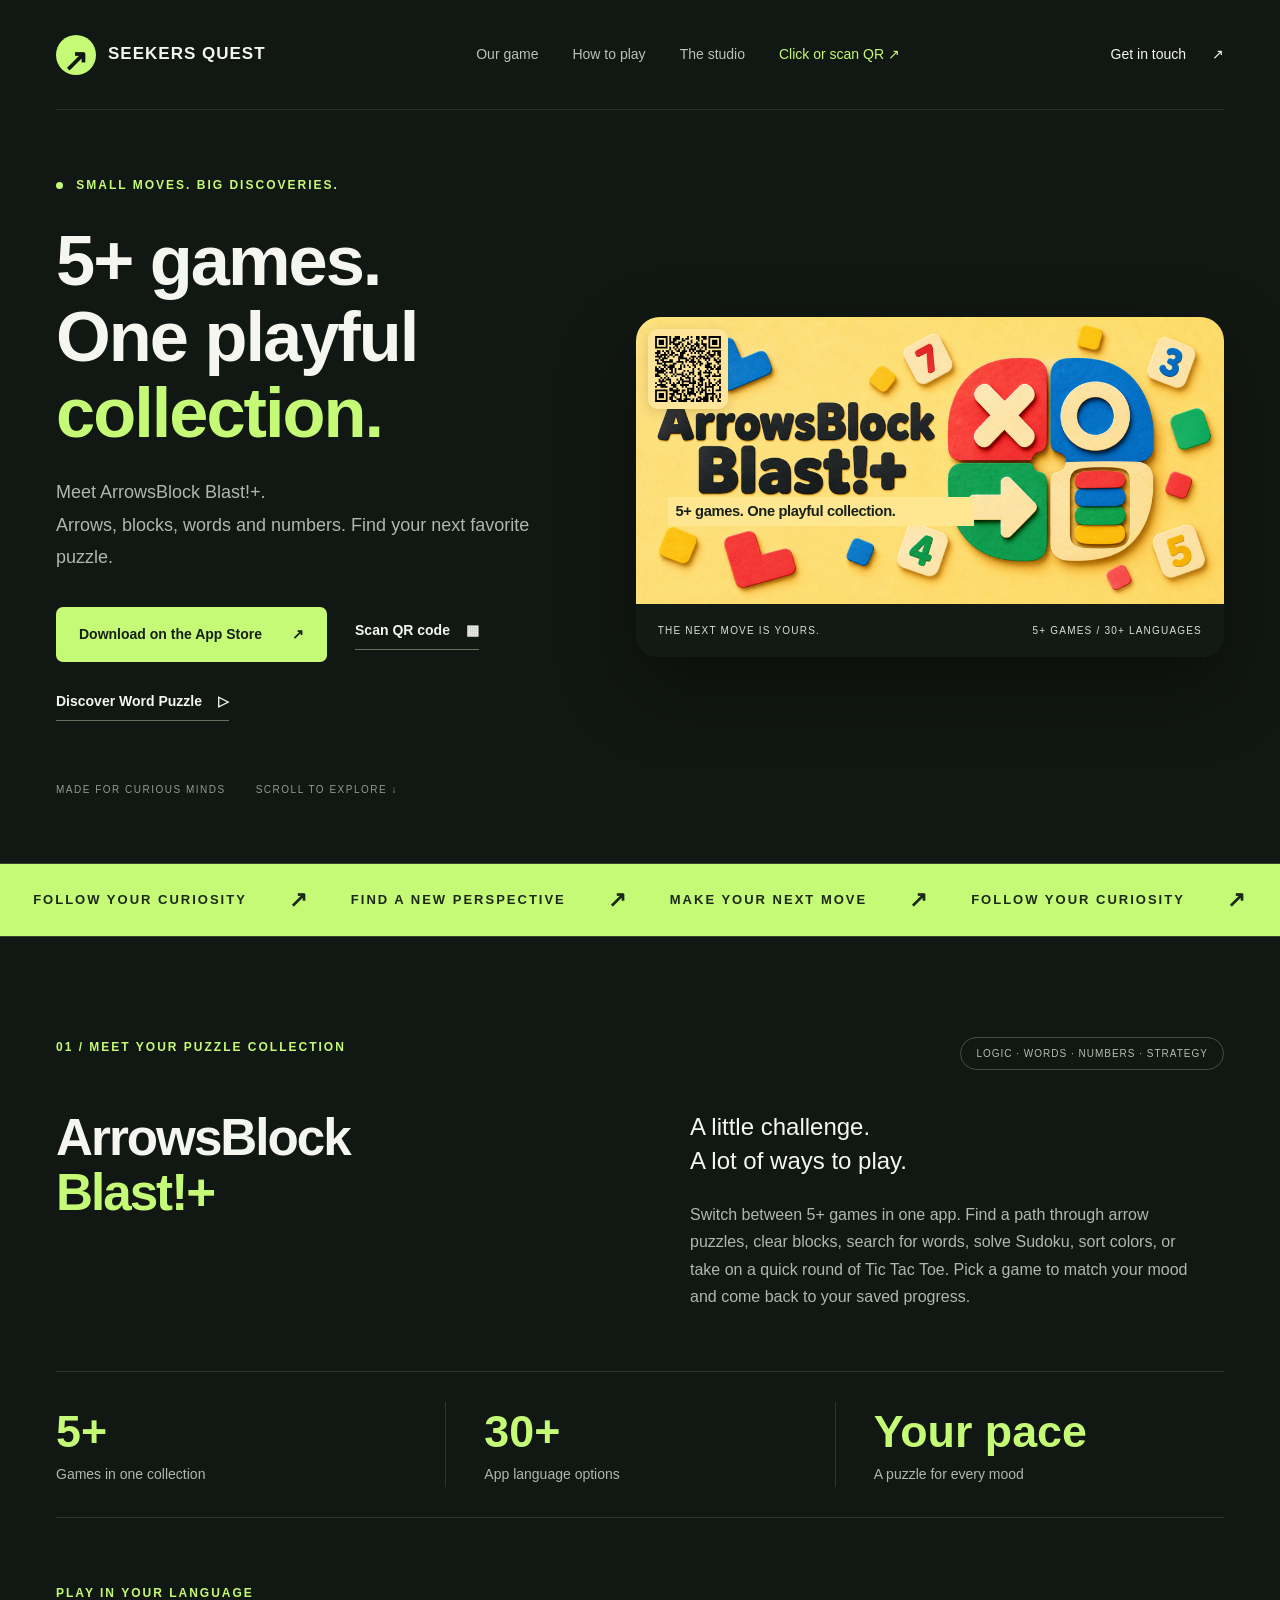
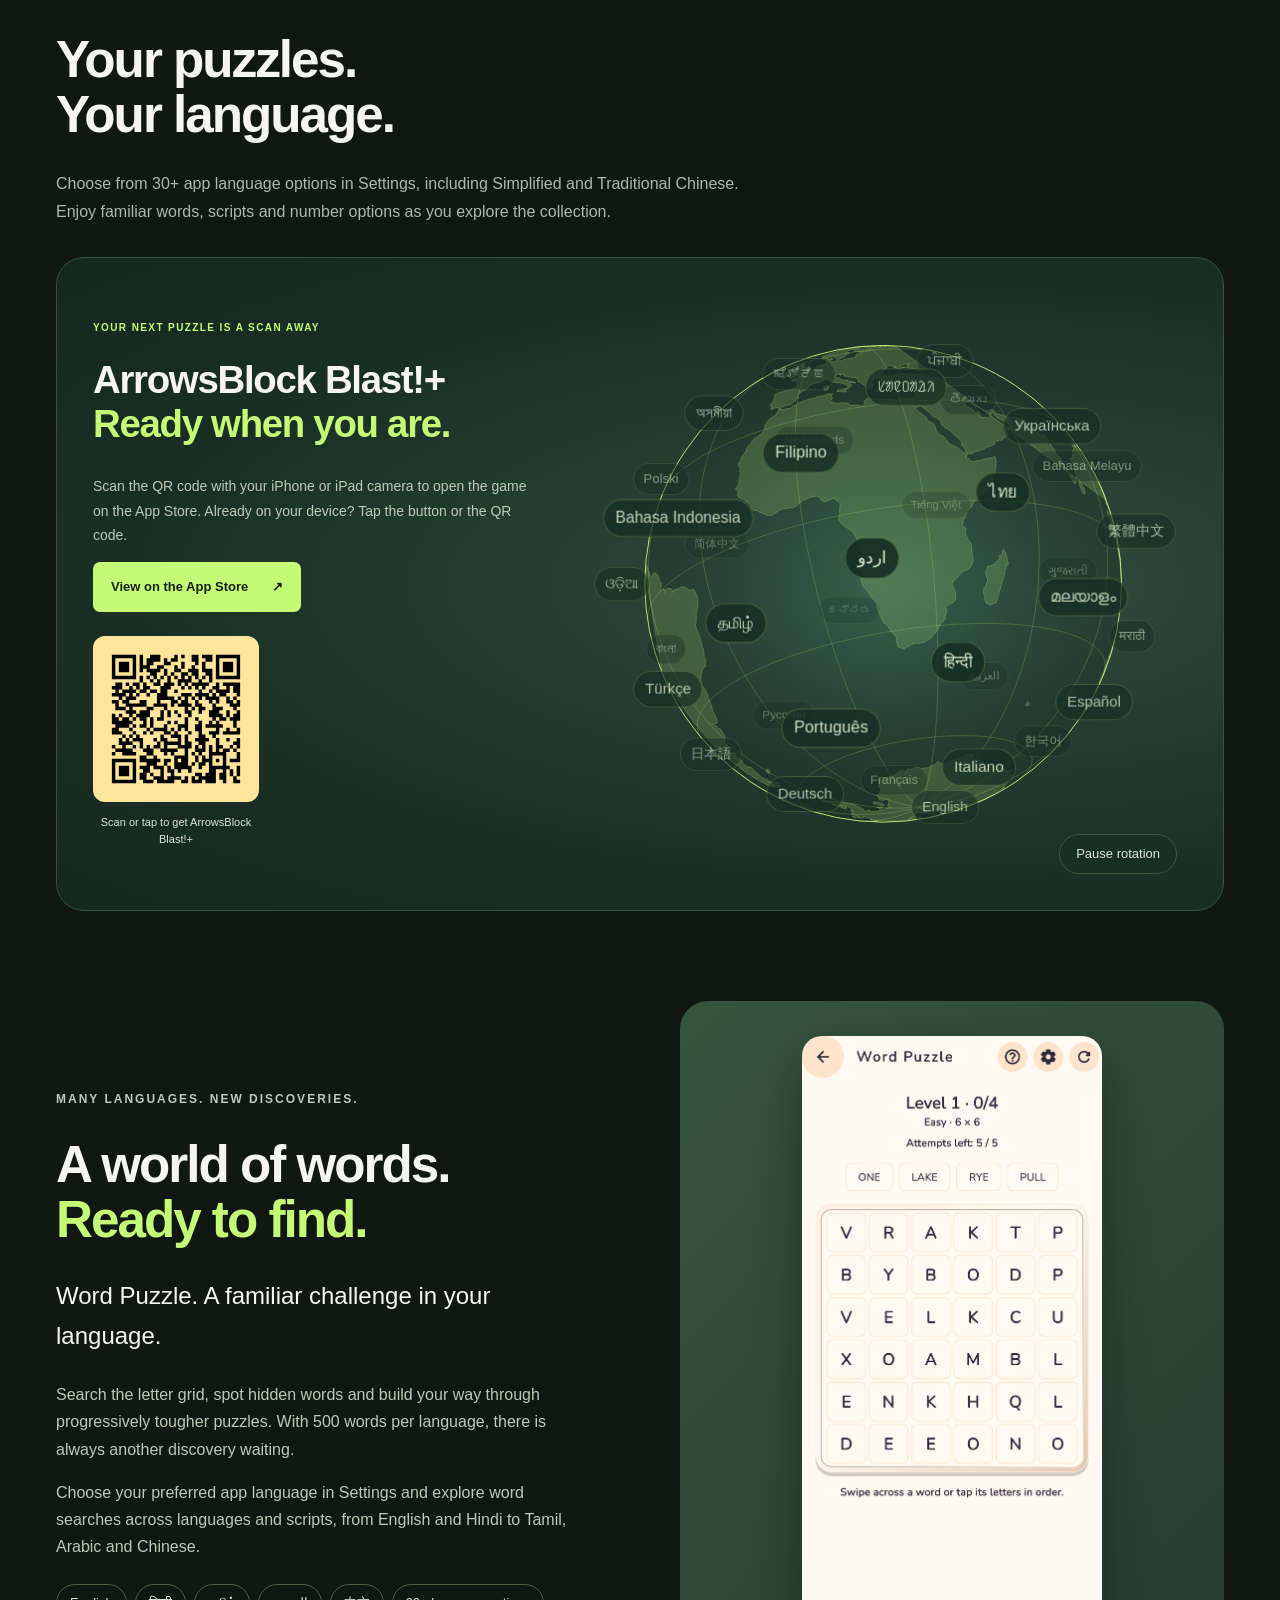
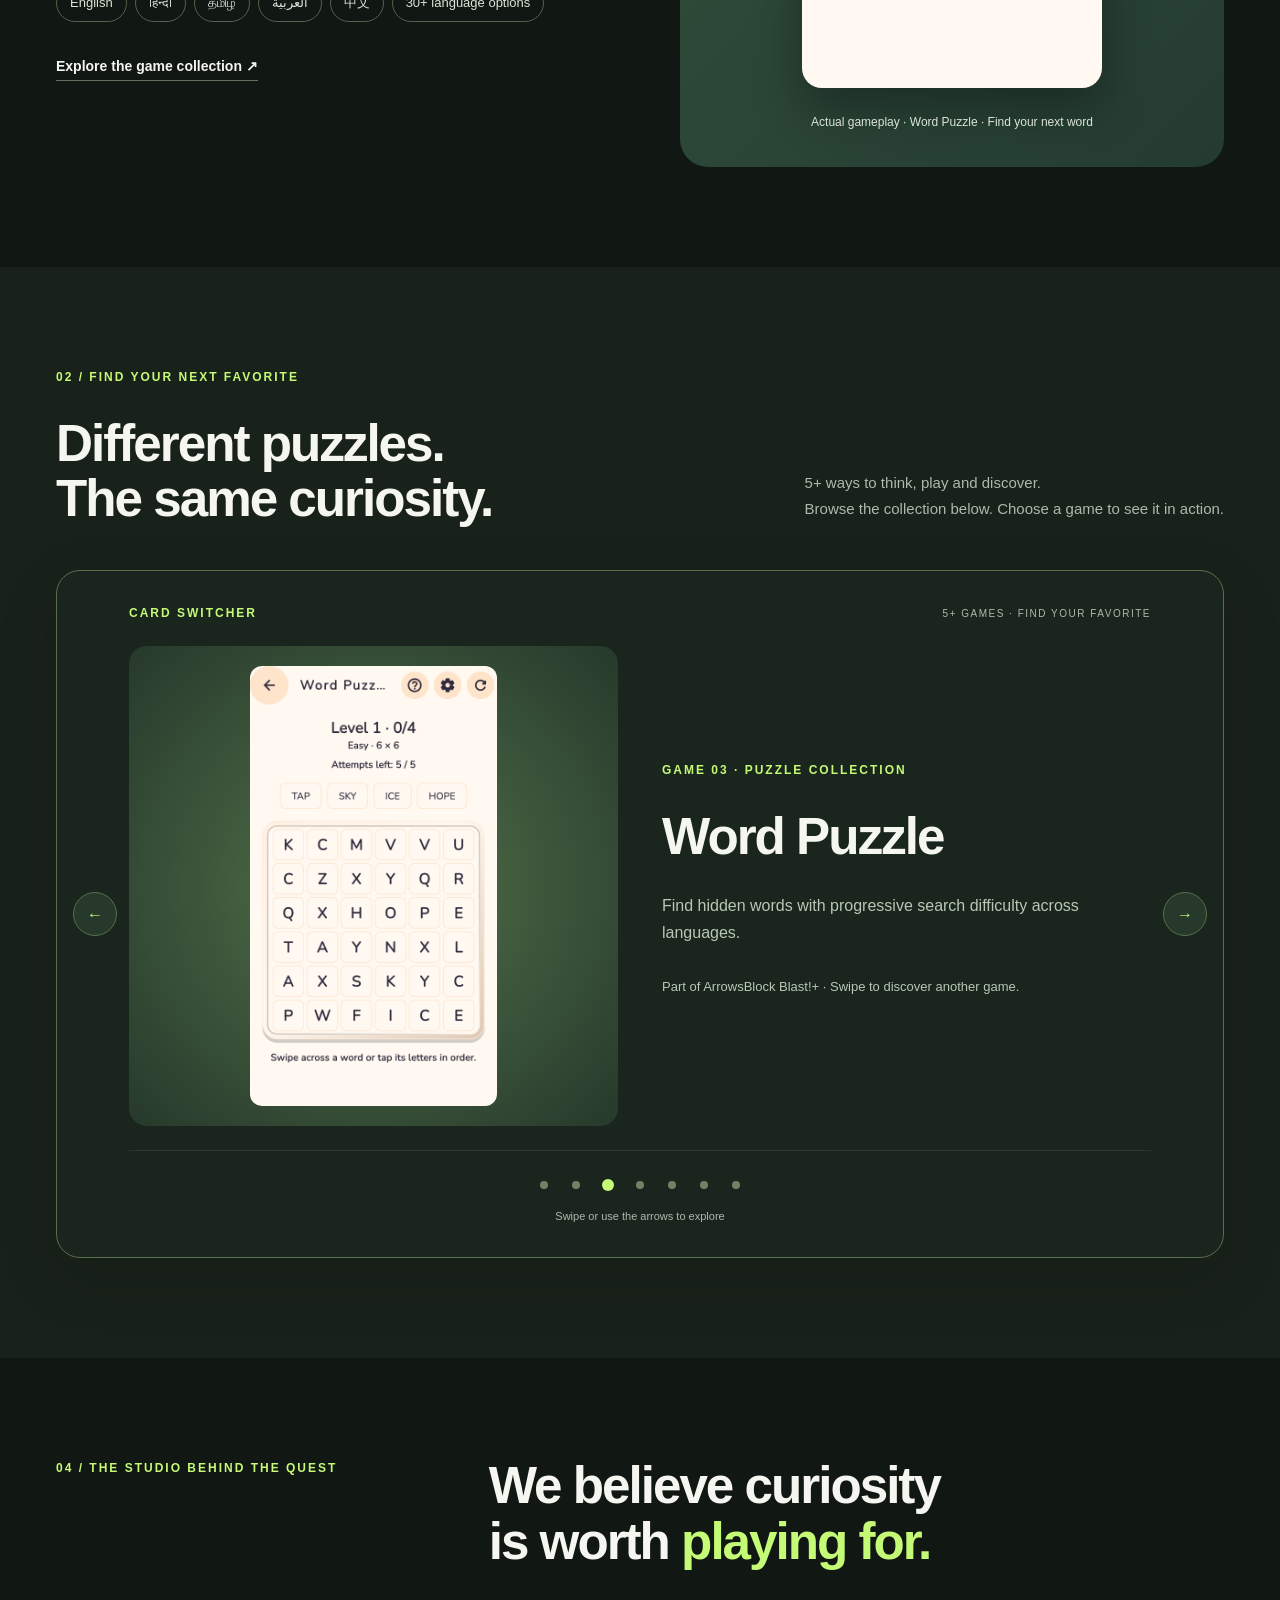
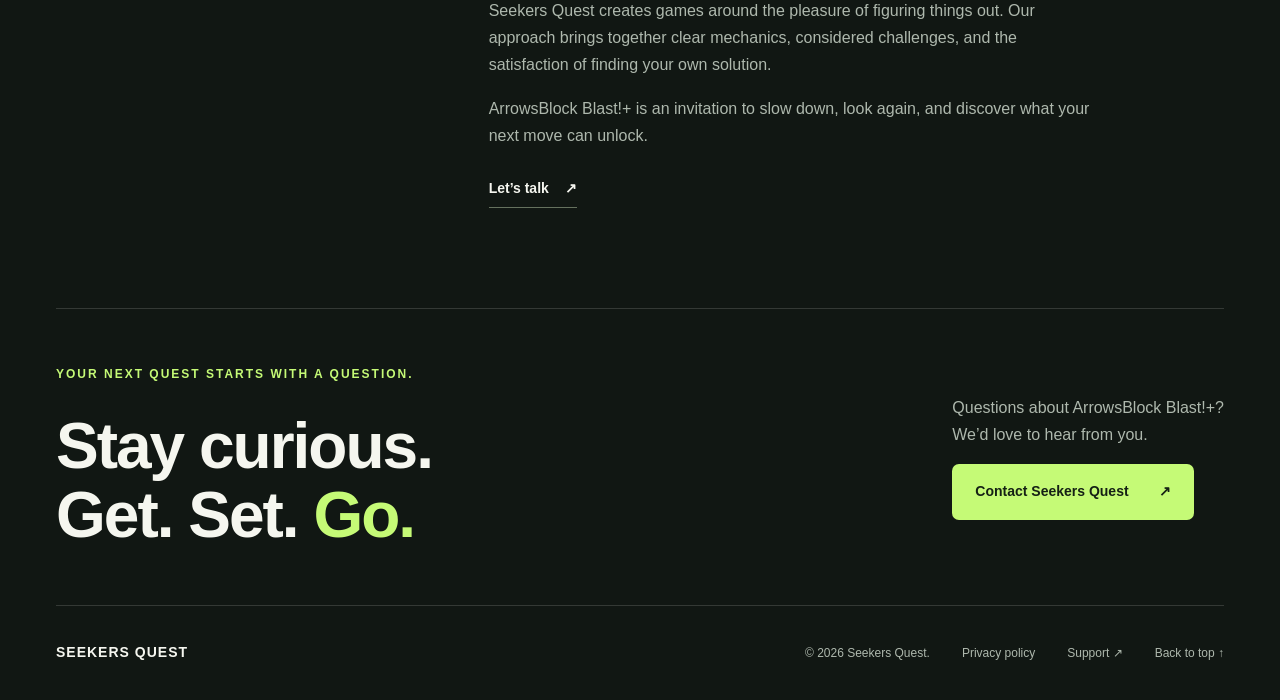
<file: index.html>
<!doctype html>
<html lang="en">
<head>
<meta charset="utf-8"><meta name="viewport" content="width=device-width, initial-scale=1">
<title>Seekers Quest — ArrowsBlock Blast!+</title>
<meta name="description" content="Discover ArrowsBlock Blast!+ by Seekers Quest: 5+ puzzle games, including Sudoku, Word Puzzle and block challenges, with 30+ language options.">
<meta name="theme-color" content="#111713"><link rel="canonical" href="https://get-set-go.in/">
<meta property="og:title" content="ArrowsBlock Blast!+ — 5+ games. One playful collection."><meta property="og:description" content="5+ games. One playful collection. Discover Sudoku, arrow puzzles, word searches and more, with 30+ language options."><meta property="og:image" content="https://get-set-go.in/assets/arrowsblock-blast.png"><meta property="og:image:alt" content="ArrowsBlock Blast!+ colorful puzzle collection artwork"><meta property="og:type" content="website"><meta property="og:url" content="https://get-set-go.in/">
<link rel="icon" href="assets/arrowsblock-blast.png"><link rel="stylesheet" href="styles.css?v=counts-14">
</head>
<body>
<a class="skip" href="#main">Skip to content</a>
<header class="wrap"><a class="brand" href="#" aria-label="Seekers Quest home"><span class="brand-mark" aria-hidden="true">↗</span> SEEKERS QUEST</a><nav aria-label="Main navigation"><a href="#game">Our game</a><a href="#how-to-play">How to play</a><a href="#studio">The studio</a><a class="nav-download" href="https://apps.apple.com/in/app/arrowsblock-blast/id6827821261">Click or scan QR ↗</a></nav><a class="contact" href="mailto:support@get-set-go.in">Get in touch <span aria-hidden="true">↗</span></a></header>
<main id="main">
<section class="hero wrap" id="game">
<div class="hero-copy"><p class="eyebrow"><span></span> SMALL MOVES. BIG DISCOVERIES.</p><h1>5+ games.<br>One playful<br><em>collection.</em></h1><p class="intro">Meet ArrowsBlock Blast!+.<br>Arrows, blocks, words and numbers. Find your next favorite puzzle.</p><div class="hero-actions"><a class="button primary" href="https://apps.apple.com/in/app/arrowsblock-blast/id6827821261">Download on the App Store <span aria-hidden="true">↗</span></a><a class="text-link" href="#download">Scan QR code <span aria-hidden="true">▦</span></a><a class="text-link" href="#word-puzzle">Discover Word Puzzle <span aria-hidden="true">▷</span></a></div><div class="hero-bottom"><span>MADE FOR CURIOUS MINDS</span><span>SCROLL TO EXPLORE ↓</span></div></div>
<div class="hero-art"><div class="hero-artwork"><img src="assets/arrowsblock-blast.png" alt="ArrowsBlock Blast!+ artwork with colorful arrow, block, number and tic tac toe pieces" width="1024" height="500" fetchpriority="high"><a class="hero-qr-corner" href="https://apps.apple.com/in/app/arrowsblock-blast/id6827821261" aria-label="Scan or tap to get ArrowsBlock Blast!+ on the App Store"><img src="assets/app-store-qr.svg?v=yellow-12" alt="Scan to get ArrowsBlock Blast!+" width="80" height="80"></a><span class="artwork-tagline">5+ games. One playful collection.</span></div><div class="art-label"><span>THE NEXT MOVE IS YOURS.</span><span>5+ GAMES / 30+ LANGUAGES</span></div></div>
</section>
<div class="ticker" aria-hidden="true"><div>FOLLOW YOUR CURIOSITY <span>↗</span> FIND A NEW PERSPECTIVE <span>↗</span> MAKE YOUR NEXT MOVE <span>↗</span> FOLLOW YOUR CURIOSITY <span>↗</span></div></div>
<section class="wrap game-section" id="quest"><div class="section-top"><p class="eyebrow">01 / MEET YOUR PUZZLE COLLECTION</p><span class="pill">LOGIC · WORDS · NUMBERS · STRATEGY</span></div><div class="game-intro"><h2>ArrowsBlock<br><em>Blast!+</em></h2><div><p class="lead">A little challenge.<br>A lot of ways to play.</p><p>Switch between 5+ games in one app. Find a path through arrow puzzles, clear blocks, search for words, solve Sudoku, sort colors, or take on a quick round of Tic Tac Toe. Pick a game to match your mood and come back to your saved progress.</p></div></div><div class="stats"><div><strong>5+</strong><span>Games in one collection</span></div><div><strong>30+</strong><span>App language options</span></div><div><strong>Your pace</strong><span>A puzzle for every mood</span></div></div></section>

<section class="wrap language-section" aria-labelledby="language-title">
<p class="eyebrow">PLAY IN YOUR LANGUAGE</p>
<h2 id="language-title">Your puzzles.<br>Your language.</h2>
<p>Choose from 30+ app language options in Settings, including Simplified and Traditional Chinese. Enjoy familiar words, scripts and number options as you explore the collection.</p>
<div class="language-download-layout"><section class="app-download globe-download" id="download" aria-labelledby="download-title"><div><p class="eyebrow">YOUR NEXT PUZZLE IS A SCAN AWAY</p><h2 id="download-title">ArrowsBlock Blast!+<br><em>Ready when you are.</em></h2><p>Scan the QR code with your iPhone or iPad camera to open the game on the App Store. Already on your device? Tap the button or the QR code.</p><a class="button primary" href="https://apps.apple.com/in/app/arrowsblock-blast/id6827821261">View on the App Store <span aria-hidden="true">↗</span></a></div><figure><a class="qr-link" href="https://apps.apple.com/in/app/arrowsblock-blast/id6827821261" aria-label="Open ArrowsBlock Blast!+ on the App Store"><img src="assets/app-store-qr.svg?v=yellow-12" alt="Scan to open ArrowsBlock Blast!+ on the Apple App Store" width="588" height="588" loading="lazy"></a><figcaption>Scan or tap to get ArrowsBlock Blast!+</figcaption></figure></section><div class="language-globe" aria-label="Slowly rotating globe of 30+ supported languages"><svg class="globe-grid" viewBox="0 0 600 600" aria-hidden="true"><defs><radialGradient id="globe-fill"><stop stop-color="#426e59" stop-opacity=".6"/><stop offset="1" stop-color="#162d23" stop-opacity=".3"/></radialGradient></defs><circle cx="300" cy="300" r="268" fill="url(#globe-fill)"/><g class="globe-land" fill="#a8d879" fill-opacity=".22" stroke="#c5fa76" stroke-opacity=".3" stroke-width=".8"></g><g class="globe-graticule" fill="none" stroke="#c5fa76" stroke-width=".8"></g><circle cx="300" cy="300" r="268" fill="none" stroke="#c5fa76" stroke-opacity=".30+"/></svg><div class="globe-labels" aria-hidden="true"></div><ul class="globe-language-list" aria-label="Supported app languages"><li>English</li><li>Deutsch</li><li>Français</li><li>Italiano</li><li>日本語</li><li>한국어</li><li>Português</li><li>Русский</li><li>Español</li><li>Türkçe</li><li>العربية</li><li>हिन्दी</li><li>বাংলা</li><li>मराठी</li><li>தமிழ்</li><li>ಕನ್ನಡ</li><li>മലയാളം</li><li>ଓଡ଼ିଆ</li><li>ગુજરાતી</li><li>اردو</li><li>简体中文</li><li>繁體中文</li><li>Bahasa Indonesia</li><li>Tiếng Việt</li><li>ไทย</li><li>Polski</li><li>Bahasa Melayu</li><li>Filipino</li><li>Nederlands</li><li>Українська</li><li>অসমীয়া</li><li>తెలుగు</li><li>ᱥᱟᱱᱛᱟᱲᱤ</li><li>ꯃꯤꯇꯩꯂꯣꯟ</li><li>ਪੰਜਾਬੀ</li></ul><button class="language-toggle" type="button" aria-pressed="false">Pause rotation</button></div></div></section>
<section class="wrap word-feature" id="word-puzzle" aria-labelledby="word-puzzle-title"><div><p class="eyebrow">MANY LANGUAGES. NEW DISCOVERIES.</p><h2 id="word-puzzle-title">A world of words.<br><em>Ready to find.</em></h2><p class="lead">Word Puzzle. A familiar challenge in your language.</p><p>Search the letter grid, spot hidden words and build your way through progressively tougher puzzles. With 500 words per language, there is always another discovery waiting.</p><p>Choose your preferred app language in Settings and explore word searches across languages and scripts, from English and Hindi to Tamil, Arabic and Chinese.</p><div class="word-language-tags" aria-label="Example supported languages"><span>English</span><span lang="hi">हिन्दी</span><span lang="ta">தமிழ்</span><span lang="ar" dir="rtl">العربية</span><span lang="zh">中文</span><span>30+ language options</span></div><a class="text-link" href="#how-to-play">Explore the game collection ↗</a></div><figure><img src="assets/word-puzzle.png" alt="Actual Word Puzzle gameplay showing a letter grid and hidden words to find" width="1206" height="2622" loading="lazy"><figcaption>Actual gameplay · Word Puzzle · Find your next word</figcaption></figure></section>
<section class="challenge-section" id="how-to-play"><div class="wrap section"><div class="section-heading"><div><p class="eyebrow">02 / FIND YOUR NEXT FAVORITE</p><h2>Different puzzles.<br>The same curiosity.</h2></div><p>5+ ways to think, play and discover.<br>Browse the collection below. Choose a game to see it in action.</p></div><div class="card-switcher" role="region" aria-roledescription="carousel" aria-labelledby="switcher-title"><div class="switcher-toolbar"><span class="eyebrow" id="switcher-title">CARD SWITCHER</span><span class="switcher-badge">5+ GAMES · FIND YOUR FAVORITE</span></div><div class="switcher-layout"><div class="switcher-art"><img id="switcher-image" src="assets/game-2.png" alt="Word Puzzle gameplay screenshot" width="1206" height="2622"></div><div class="switcher-copy" aria-live="polite" aria-atomic="true"><p class="eyebrow" id="switcher-count"></p><h2 id="switcher-name"></h2><p id="switcher-description"></p><p class="switcher-hint">Part of ArrowsBlock Blast!+ · Swipe to discover another game.</p></div></div><div class="switcher-controls"><button type="button" class="switcher-prev" aria-label="Previous game">←</button><div class="switcher-choices" role="group" aria-label="Choose a game"></div><button type="button" class="switcher-next" aria-label="Next game">→</button></div><p class="switcher-keyboard">Swipe or use the arrows to explore</p></div></div></section>
<section class="wrap section studio" id="studio"><p class="eyebrow">04 / THE STUDIO BEHIND THE QUEST</p><div><h2>We believe curiosity<br>is worth <em>playing for.</em></h2><p>Seekers Quest creates games around the pleasure of figuring things out. Our approach brings together clear mechanics, considered challenges, and the satisfaction of finding your own solution.</p><p>ArrowsBlock Blast!+ is an invitation to slow down, look again, and discover what your next move can unlock.</p><a class="text-link" href="mailto:support@get-set-go.in">Let’s talk <span aria-hidden="true">↗</span></a></div></section>
<section class="wrap closing"><div><p class="eyebrow">YOUR NEXT QUEST STARTS WITH A QUESTION.</p><h2>Stay curious.<br>Get. Set. <em>Go.</em></h2></div><div><p>Questions about ArrowsBlock Blast!+?<br>We’d love to hear from you.</p><a class="button primary" href="mailto:support@get-set-go.in">Contact Seekers Quest <span aria-hidden="true">↗</span></a></div></section>
</main>

<footer class="wrap"><a class="brand" href="#">SEEKERS QUEST</a><p>© <span id="year">2026</span> Seekers Quest.</p><a href="privacy-policy.html">Privacy policy</a><a href="mailto:support@get-set-go.in">Support ↗</a><a href="#main">Back to top ↑</a></footer>
<script>document.getElementById('year').textContent = new Date().getFullYear();</script>
<script src="languages.js?v=round-globe-9"></script>
<script src="card-switcher.js?v=counts-14"></script>
</body></html>
</file>
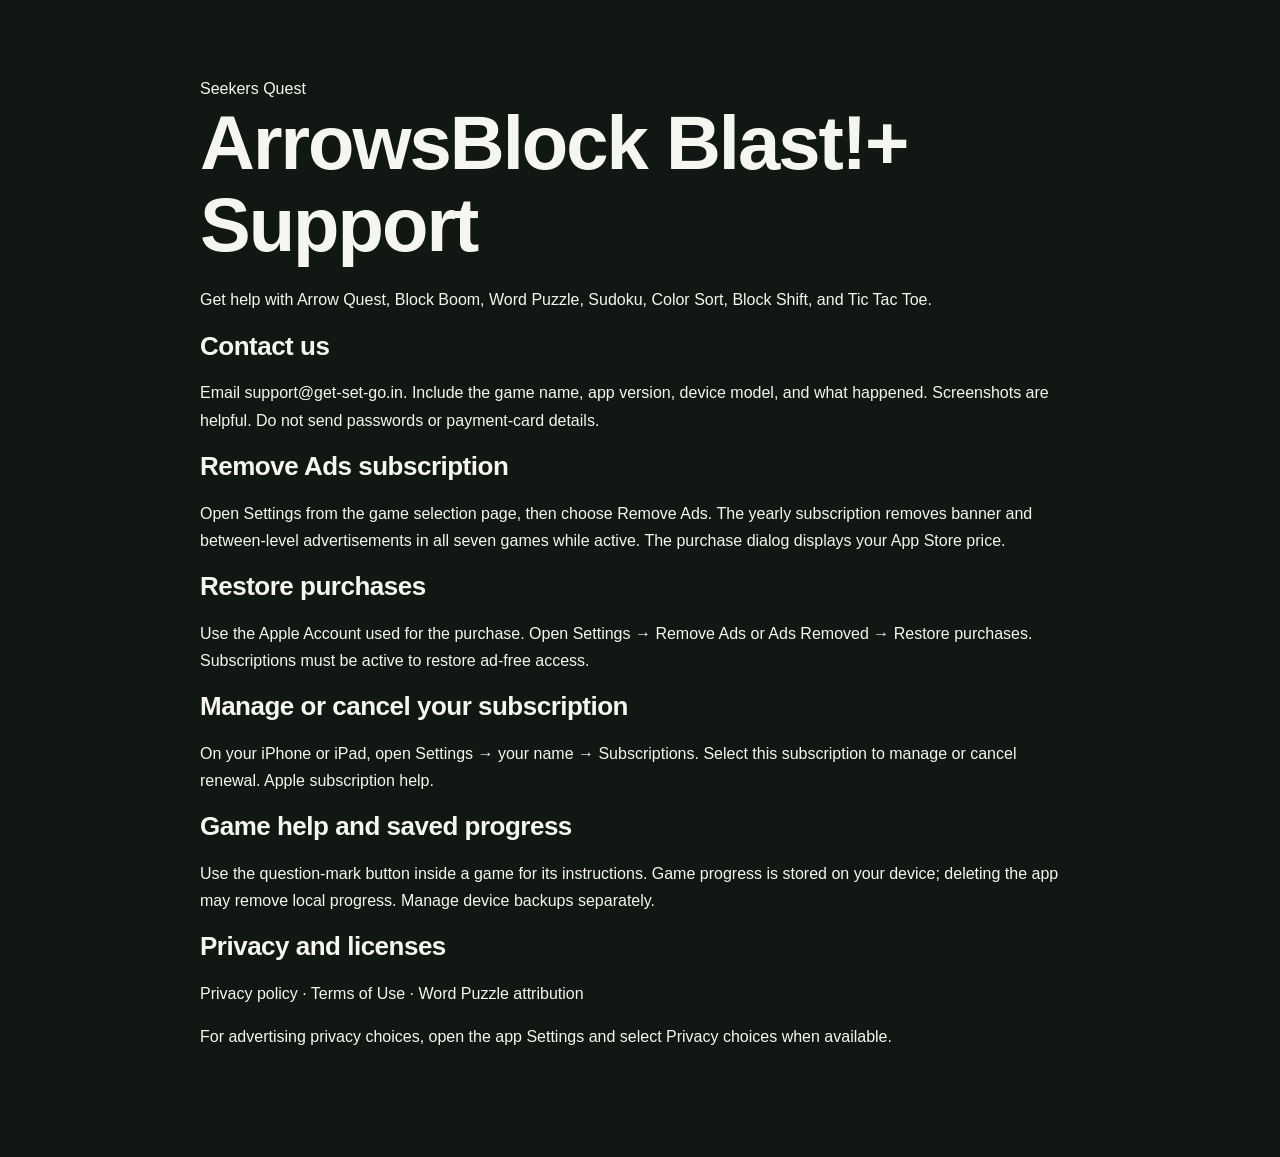
<file: support/index.html>
<!doctype html>
<html lang="en"><head><meta charset="utf-8"><meta name="viewport" content="width=device-width,initial-scale=1">
<title>Support — ArrowsBlock Blast!+</title><meta name="description" content="Help and support for all seven games in ArrowsBlock Blast!+.">
<link rel="canonical" href="https://get-set-go.in/support/"><link rel="stylesheet" href="/styles.css"></head>
<body><main class="wrap policy" id="main"><a href="/">Seekers Quest</a><h1>ArrowsBlock Blast!+ Support</h1>
<p>Get help with Arrow Quest, Block Boom, Word Puzzle, Sudoku, Color Sort, Block Shift, and Tic Tac Toe.</p>
<h2>Contact us</h2><p>Email <a href="mailto:support@get-set-go.in">support@get-set-go.in</a>. Include the game name, app version, device model, and what happened. Screenshots are helpful. Do not send passwords or payment-card details.</p>
<h2>Remove Ads subscription</h2><p>Open Settings from the game selection page, then choose Remove Ads. The yearly subscription removes banner and between-level advertisements in all seven games while active. The purchase dialog displays your App Store price.</p>
<h2>Restore purchases</h2><p>Use the Apple Account used for the purchase. Open Settings → Remove Ads or Ads Removed → Restore purchases. Subscriptions must be active to restore ad-free access.</p>
<h2>Manage or cancel your subscription</h2><p>On your iPhone or iPad, open Settings → your name → Subscriptions. Select this subscription to manage or cancel renewal. <a href="https://support.apple.com/en-us/118428">Apple subscription help</a>.</p>
<h2>Game help and saved progress</h2><p>Use the question-mark button inside a game for its instructions. Game progress is stored on your device; deleting the app may remove local progress. Manage device backups separately.</p>
<h2>Privacy and licenses</h2><p><a href="/privacy-policy.html">Privacy policy</a> · <a href="https://www.apple.com/legal/internet-services/itunes/dev/stdeula/">Terms of Use</a> · <a href="/word-puzzle/README.md">Word Puzzle attribution</a></p>
<p>For advertising privacy choices, open the app Settings and select Privacy choices when available.</p>
</main></body></html>
</file>
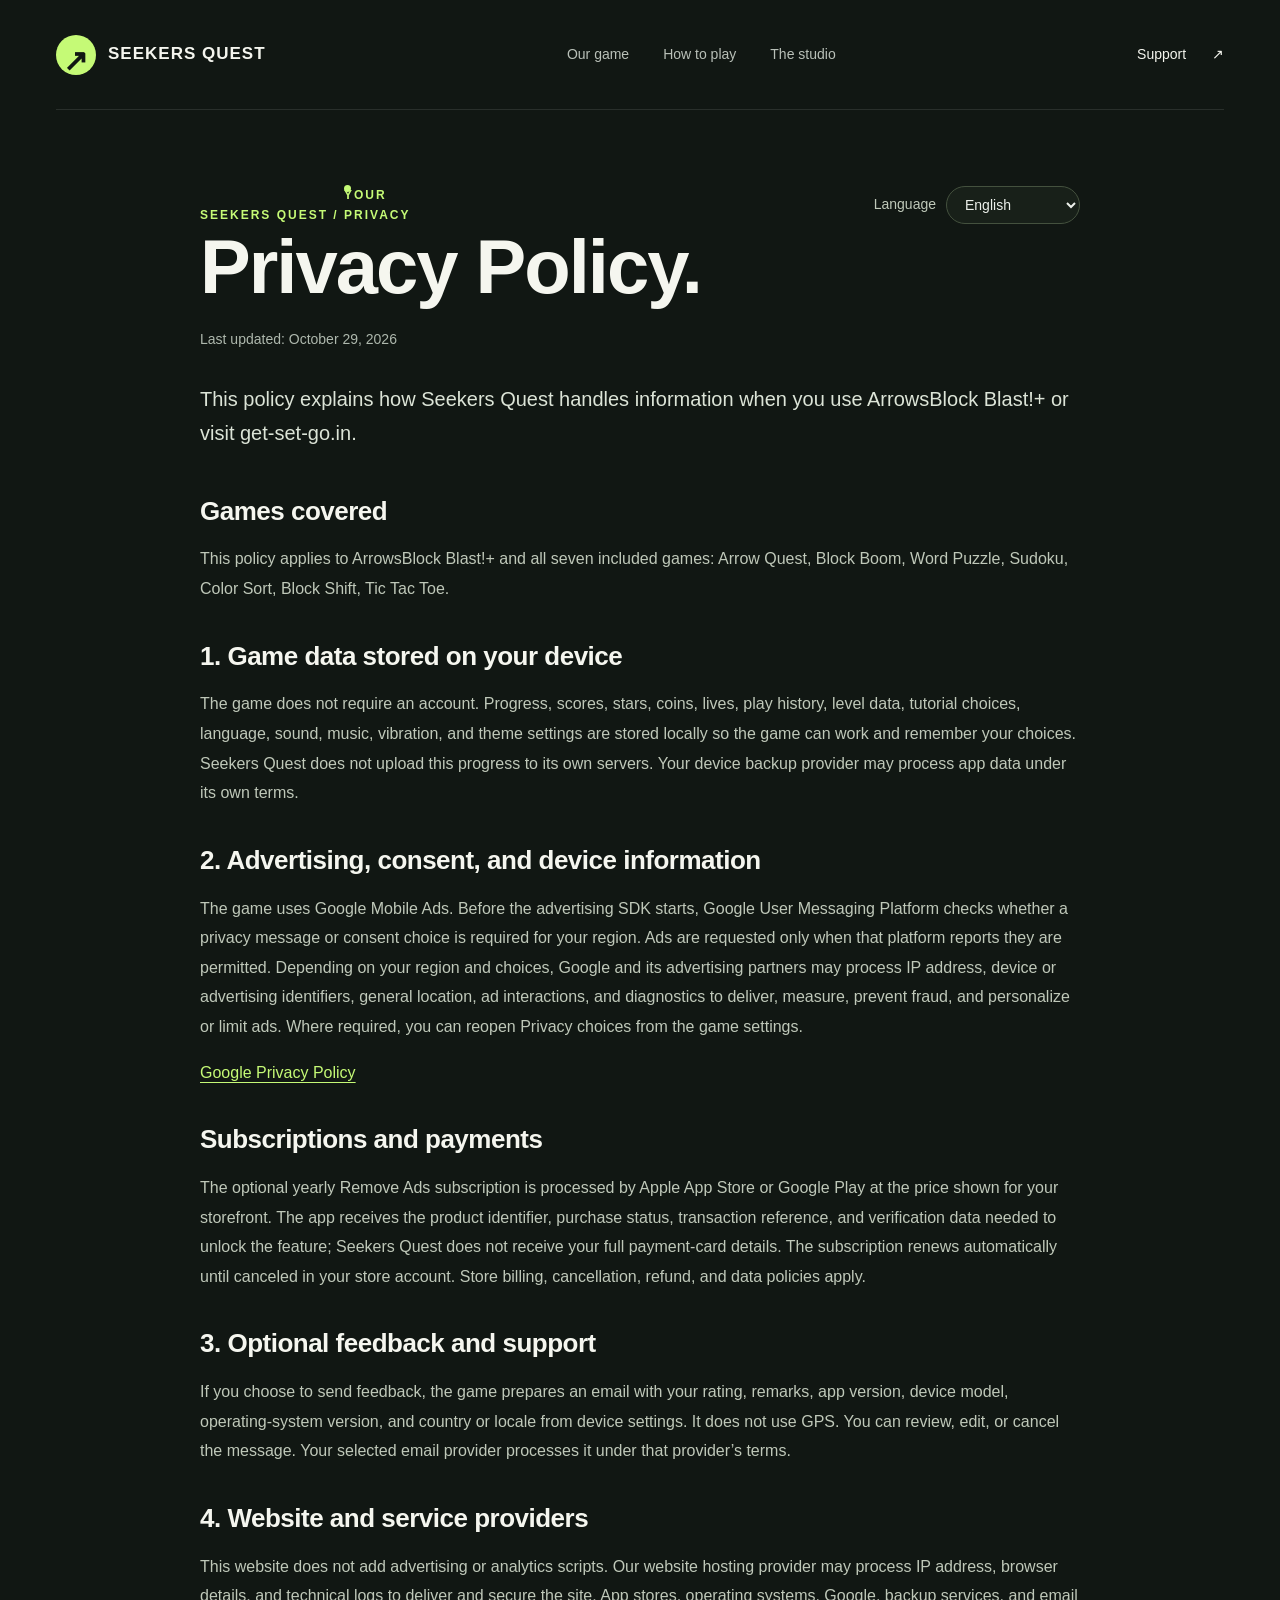
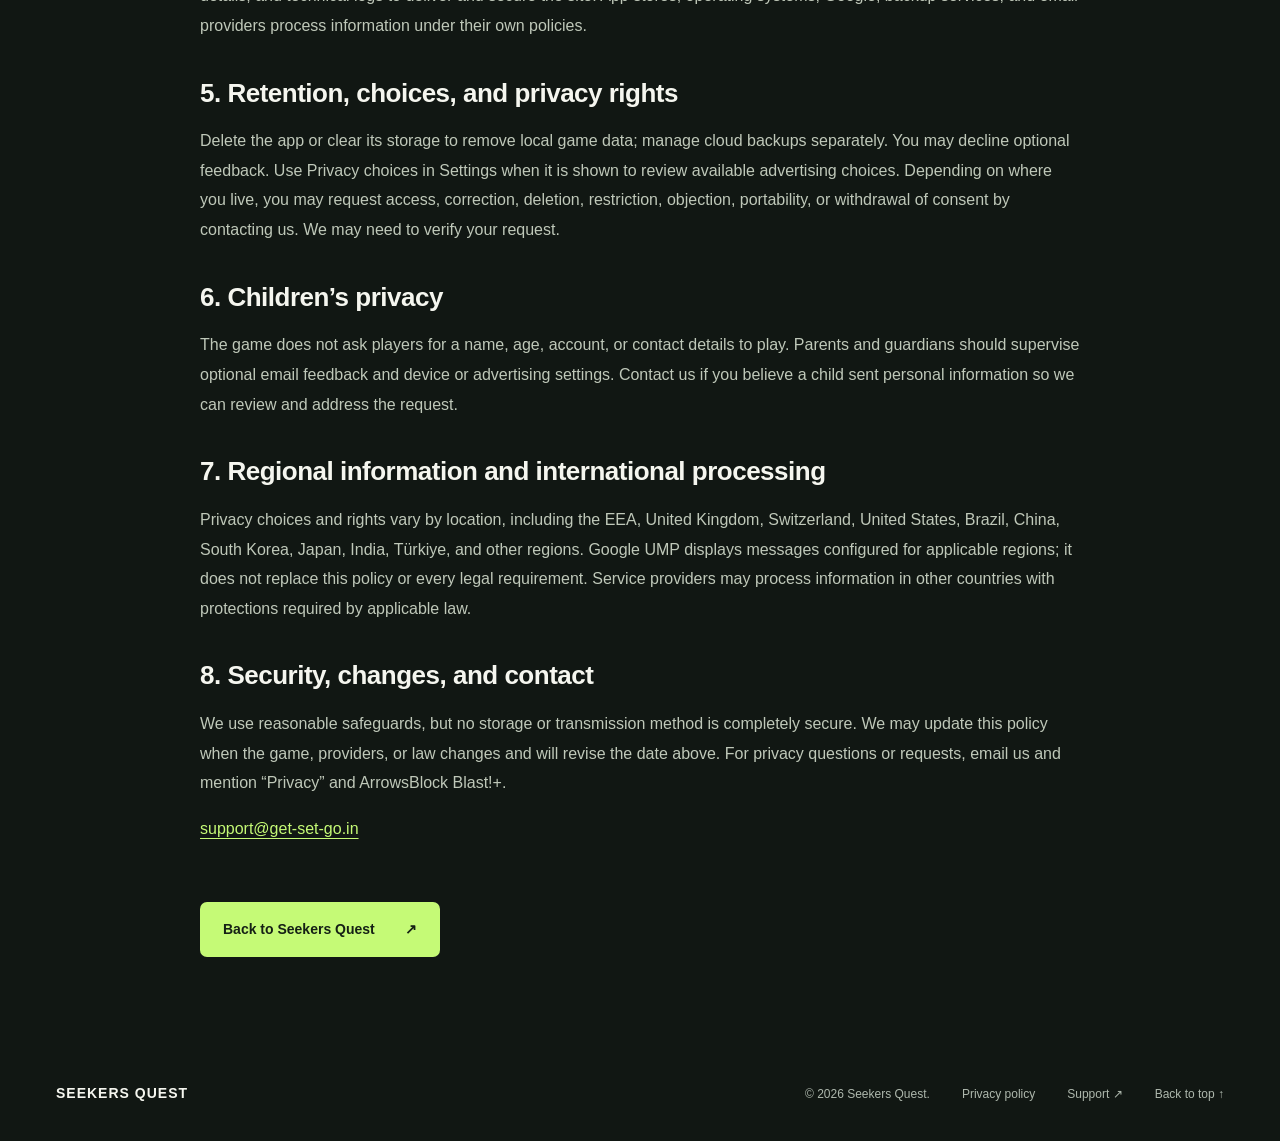
<file: privacy-policy.html>
<!doctype html>
<html lang="en">
<head>
  <meta charset="utf-8">
  <meta name="viewport" content="width=device-width, initial-scale=1">
  <title>Privacy Policy — ArrowsBlock Blast!+</title>
  <meta name="description" content="Localized privacy information for ArrowsBlock Blast!+, including advertising consent, saved progress, feedback, and privacy choices.">
  <meta name="theme-color" content="#111713">
  <link rel="canonical" href="https://get-set-go.in/privacy-policy.html">
  <link rel="icon" href="assets/arrow-quest.png">
  <link rel="stylesheet" href="styles.css">
</head>
<body>
  <a class="skip" href="#main" data-policy="skip">Skip to content</a>
  <header class="wrap">
    <a class="brand" href="index.html" aria-label="Seekers Quest home"><span class="brand-mark" aria-hidden="true">↗</span> SEEKERS QUEST</a>
    <nav aria-label="Main navigation"><a href="index.html#game">Our game</a><a href="index.html#how-to-play">How to play</a><a href="index.html#studio">The studio</a></nav>
    <a class="contact" href="mailto:support@get-set-go.in">Support <span aria-hidden="true">↗</span></a>
  </header>
  <main id="main" class="wrap policy">
    <div class="policy-toolbar">
      <p class="eyebrow">SEEKERS QUEST / <span data-policy="eyebrow">YOUR PRIVACY</span></p>
      <label class="policy-language"><span data-policy="languageLabel">Language</span>
        <select id="policy-language" aria-label="Privacy policy language"></select>
      </label>
    </div>
    <h1 data-policy="title">Privacy Policy.</h1>
    <p class="policy-date" data-policy="date">Last updated: October 29, 2026</p>
    <p class="policy-intro" data-policy="intro">This policy explains how Seekers Quest handles information when you use ArrowsBlock Blast!+ or visit get-set-go.in.</p>
    <section><h2 data-policy="scopeTitle">Games covered</h2><p data-policy="scopeBody">This policy applies to ArrowsBlock Blast!+ and all seven included games: Arrow Quest, Block Boom, Word Puzzle, Sudoku, Color Sort, Block Shift, Tic Tac Toe.</p></section>
    <section><h2 data-policy="dataTitle"></h2><p data-policy="dataBody"></p></section>
    <section><h2 data-policy="adsTitle"></h2><p data-policy="adsBody"></p><p><a href="https://policies.google.com/privacy" data-policy="googleLink">Google Privacy Policy</a></p></section>
    <section><h2 data-policy="purchaseTitle"></h2><p data-policy="purchaseBody"></p></section>
    <section><h2 data-policy="feedbackTitle"></h2><p data-policy="feedbackBody"></p></section>
    <section><h2 data-policy="websiteTitle"></h2><p data-policy="websiteBody"></p></section>
    <section><h2 data-policy="choicesTitle"></h2><p data-policy="choicesBody"></p></section>
    <section><h2 data-policy="childrenTitle"></h2><p data-policy="childrenBody"></p></section>
    <section><h2 data-policy="regionsTitle"></h2><p data-policy="regionsBody"></p></section>
    <section><h2 data-policy="contactTitle"></h2><p data-policy="contactBody"></p><p><a href="mailto:support@get-set-go.in">support@get-set-go.in</a></p></section>
    <a class="button primary" href="index.html"><span data-policy="back">Back to Seekers Quest</span> <span aria-hidden="true">↗</span></a>
  </main>
  <footer class="wrap"><a class="brand" href="index.html">SEEKERS QUEST</a><p>© <span id="year"></span> Seekers Quest.</p><a href="privacy-policy.html" aria-current="page" data-policy="footerPolicy">Privacy policy</a><a href="mailto:support@get-set-go.in">Support ↗</a><a href="#main" data-policy="top">Back to top ↑</a></footer>
  <script src="privacy-translations.js?v=20261030"></script>
</body>
</html>
</file>
<file: styles.css>
*{box-sizing:border-box}html{scroll-behavior:smooth;scroll-padding-top:30px}body{margin:0;background:#111713;color:#f5f6ef;font:16px/1.7 Arial,Helvetica,sans-serif}a{color:inherit;text-decoration:none}a:focus-visible,video:focus-visible{outline:3px solid #c5fa76;outline-offset:6px}a:hover{color:#c5fa76}.wrap{width:min(1280px,calc(100% - 112px));margin:auto}header{display:flex;align-items:center;justify-content:space-between;min-height:110px;gap:28px;border-bottom:1px solid #ffffff1a}.brand{font-size:17px;font-weight:800;letter-spacing:1px;display:flex;align-items:center;gap:12px}.brand-mark{display:grid;place-items:center;background:#c5fa76;color:#111713;font-size:30px;width:40px;height:40px;border-radius:50%}.brand-dot{font-size:11px;align-self:flex-start}nav{display:flex;gap:34px;font-size:14px;color:#b9c0b8}.contact{font-size:14px}.contact span{margin-left:22px}.hero{display:grid;grid-template-columns:1.1fr 1fr;min-height:640px;align-items:center;gap:45px;padding-block:65px}.eyebrow{font-size:12px;letter-spacing:2px;font-weight:700;margin:0 0 28px;color:#c5fa76}.eyebrow span{display:inline-block;width:7px;height:7px;background:#c5fa76;border-radius:50%;margin-right:8px}h1,h2,h3,p{margin-top:0}h1,h2,h3{font-family:Arial,Helvetica,sans-serif;font-weight:800;line-height:1.08;letter-spacing:-2px}h1{font-size:clamp(58px,6.6vw,96px);margin-bottom:25px}em{font-style:normal;color:#c5fa76}.intro{color:#aeb8ad;font-size:18px;line-height:1.8}.hero-actions{display:flex;align-items:center;gap:28px;margin-top:33px}.button{display:inline-flex;align-items:center;justify-content:center;gap:30px;padding:16px 23px;border-radius:7px;font-size:14px;font-weight:700}.primary{background:#c5fa76;color:#152015}.primary:hover{background:#d7ffa3;color:#152015}.text-link{font-size:14px;font-weight:700;border-bottom:1px solid #65715e;padding-bottom:6px}.text-link span{margin-left:12px}.hero-bottom{display:flex;gap:30px;margin-top:60px;font-size:10px;letter-spacing:1.5px;color:#8f9d90}.hero-art{position:relative;border-radius:24px;overflow:hidden;background:#273c30;transform:rotate(2deg);box-shadow:0 30px 80px #0005}.hero-art img{display:block;width:100%;height:auto;aspect-ratio:1;object-fit:cover}.art-label{position:absolute;bottom:0;left:0;right:0;padding:18px 22px;display:flex;justify-content:space-between;background:#111713e8;font-size:10px;letter-spacing:1.2px;color:#d8e2d4}.ticker{overflow:hidden;border-block:1px solid #35452f;background:#c5fa76;color:#1c2918}.ticker div{display:flex;align-items:center;justify-content:center;gap:42px;white-space:nowrap;padding:17px;font-size:13px;letter-spacing:2px;font-weight:700}.ticker span{font-size:22px}.game-section{padding-block:100px 65px}.section-top{display:flex;justify-content:space-between;align-items:flex-start}.pill{font-size:10px;letter-spacing:1px;border:1px solid #44513e;border-radius:20px;padding:7px 15px;color:#b3bfad}.game-intro{display:grid;grid-template-columns:1fr 1fr;gap:100px;margin-top:25px}h2{font-size:clamp(36px,4vw,56px);margin-bottom:28px}.game-intro h2 span{display:block;color:#9fab98}.game-intro p{color:#aeb8ad;max-width:520px}.game-intro .lead{font-size:24px;color:#f5f6ef;line-height:1.4}.stats{display:grid;grid-template-columns:repeat(3,1fr);margin-top:45px;border-block:1px solid #ffffff20;padding:30px 0}.stats div{padding-left:38px;border-left:1px solid #ffffff20}.stats div:first-child{padding-left:0;border:0}.stats strong{display:block;font-family:Arial,Helvetica,sans-serif;font-size:48px;line-height:1.3;color:#c5fa76}.stats span{font-size:14px;color:#aeb8ad}.trailer-layout{background:#202a21;border-radius:18px;display:grid;grid-template-columns:1fr 1fr;overflow:hidden;align-items:center}.trailer-text{padding:55px}.trailer-text p:not(.eyebrow){color:#b5c0af;max-width:330px}.trailer-text .caption{font-size:10px;letter-spacing:1.5px;margin-top:40px}.trailer-layout video{width:100%;max-height:540px;display:block;background:#080d09;object-fit:contain}.section{padding-block:100px}.section-heading{display:flex;justify-content:space-between;align-items:flex-end;gap:50px;margin-bottom:44px}.section-heading h2{margin-bottom:0}.section-heading>p{font-size:15px;color:#aeb8ad;margin-bottom:5px}.steps,.challenges{display:grid;grid-template-columns:repeat(3,1fr);gap:32px}.steps article{border-top:1px solid #ffffff30;padding-top:24px}.step-number{font-family:Arial,Helvetica,sans-serif;font-size:28px;color:#c5fa76}.steps h3{font-size:24px;letter-spacing:-.6px;margin:26px 0 15px}.steps p,.challenges p{color:#aeb8ad;font-size:15px}.challenge-section{background:#19221a}.challenges{gap:18px}.challenges article{background:#222e23;border:1px solid #394632;border-radius:12px;padding:30px;display:flex;flex-direction:column}.card-top{display:flex;justify-content:space-between;font-size:10px;letter-spacing:1.5px;color:#c5fa76;margin-bottom:45px}.card-top span:last-child{font-size:24px;line-height:1}.challenges h3{font-size:29px;letter-spacing:-1px}.card-foot{margin-top:auto;padding-top:32px;font-size:10px;letter-spacing:1.5px;color:#c5fa76}.detail-strip{display:grid;grid-template-columns:1fr 1fr;gap:70px;margin-top:40px;color:#aeb8ad;font-size:14px}.detail-strip strong{display:block;color:#e7eee1;margin-bottom:7px}.studio{display:grid;grid-template-columns:1fr 2fr;gap:65px}.studio>div{max-width:740px}.studio p:not(.eyebrow){max-width:610px;color:#aeb8ad}.studio .text-link{display:inline-block;margin-top:12px}.closing{border-block:1px solid #ffffff25;padding-block:55px;display:flex;align-items:center;justify-content:space-between;gap:30px}.closing h2{font-size:64px;margin-bottom:0}.closing>div>p:not(.eyebrow){color:#aeb8ad}footer{display:flex;align-items:center;gap:32px;padding-block:35px;font-size:12px;color:#aeb8ad}footer .brand{font-size:14px;color:#f5f6ef;margin-right:auto}footer p{margin:0}.skip{position:fixed;top:-80px;left:20px;background:#c5fa76;color:#111713;padding:12px;z-index:10}.skip:focus{top:10px}@media(min-width:1500px){.hero{min-height:740px}}@media(max-width:1000px){.wrap{width:calc(100% - 56px)}nav{gap:20px}.hero{gap:25px}.hero-actions{flex-wrap:wrap;gap:20px}.hero-bottom{margin-top:32px;flex-wrap:wrap;gap:10px}.game-intro{gap:40px}.trailer-text{padding:32px}.challenges article{padding:22px}.section-heading{align-items:flex-start;flex-direction:column;gap:20px}.studio{gap:20px}footer{flex-wrap:wrap}}@media(max-width:680px){.wrap{width:calc(100% - 40px)}header{min-height:88px;flex-wrap:wrap;padding-block:20px;gap:18px}.brand{font-size:14px}.brand-mark{height:32px;width:32px;font-size:25px}.contact{margin-left:auto;font-size:12px}.contact span{margin-left:4px}nav{order:3;width:100%;justify-content:space-between}.hero{grid-template-columns:1fr;padding-block:45px;gap:42px}.hero h1{font-size:clamp(46px,15vw,66px)}.hero-art{width:92%;margin:0 auto}.hero-bottom{display:none}.intro{font-size:16px}.hero-actions{gap:20px}.game-section,.section{padding-block:65px}.section-top{display:block}.pill{display:inline-block;margin-bottom:22px}.game-intro{grid-template-columns:1fr;gap:10px;margin-top:15px}.game-intro h2{font-size:42px}.stats{margin-top:25px}.stats div{padding-left:15px}.stats strong{font-size:36px}.stats span{font-size:12px}.trailer-layout{grid-template-columns:1fr}.trailer-text{padding:30px}.trailer-text h2{font-size:42px}.trailer-layout video{max-height:520px}.steps,.challenges,.detail-strip,.studio{grid-template-columns:1fr}.steps{gap:20px}.steps h3{margin-top:14px}.detail-strip{gap:10px}.studio{gap:0}.closing{flex-direction:column;align-items:flex-start;padding-block:45px}.closing h2{font-size:56px}footer{gap:20px}footer .brand{width:100%}.eyebrow{font-size:10px;letter-spacing:1.6px}}@media(prefers-reduced-motion:reduce){html{scroll-behavior:auto}}

/* Privacy policy */
.policy{max-width:880px;padding-block:75px 90px}
.policy h1{font-size:clamp(44px,7vw,76px);margin-bottom:20px}
.policy-date{font-size:14px;color:#aeb8ad}
.policy-intro{font-size:20px;color:#dce4d7;margin-block:30px 45px}
.policy section{margin-block:36px}
.policy h2{font-size:26px;letter-spacing:-.5px;line-height:1.3;margin-bottom:16px}
.policy section p{color:#bfc8b9;line-height:1.85;overflow-wrap:anywhere}
.policy section a{text-decoration:underline;text-underline-offset:4px;color:#c5fa76}
.policy .button{margin-top:22px}
.policy-toolbar{display:flex;align-items:center;justify-content:space-between;gap:20px;flex-wrap:wrap}
.policy-toolbar .eyebrow{margin:0}
.policy-language{display:flex;align-items:center;gap:10px;color:#bfc8b9;font-size:14px}
.policy-language select{appearance:auto;background:#182019;color:#ecf0eb;border:1px solid #44513e;border-radius:999px;padding:9px 34px 9px 14px;font:inherit}
.policy-language select:focus-visible{outline:2px solid #c5fa76;outline-offset:3px}
[dir="rtl"] .policy{text-align:right}
@media(max-width:680px){.policy{padding-block:45px 60px}.policy-intro{font-size:18px}.policy h2{font-size:24px}}

/* Game progression and supported app languages */
.stats strong{font-size:clamp(24px,3.5vw,48px);overflow-wrap:break-word}
.language-section{padding-block:0 70px}
.language-section>p:not(.eyebrow){max-width:720px;color:#aeb8ad}
.language-list{display:flex;flex-shrink:0;gap:10px;list-style:none;padding:0 10px 0 0;margin:0}
.language-list li{padding:8px 16px;border:1px solid #44513e;border-radius:24px;color:#dce4d7;font-size:14px}
@media(max-width:680px){.stats strong{font-size:24px}.language-section{padding-bottom:50px}}

/* Continuous language ribbon, with accessible motion controls. */
.language-marquee{overflow:hidden;margin-top:26px;mask-image:linear-gradient(to right,transparent,#000 3%,#000 97%,transparent)}
.language-track{display:flex;width:max-content;animation:language-scroll 45s linear infinite}
.language-list li{white-space:nowrap}
.language-marquee:hover .language-track,.language-section.is-paused .language-track{animation-play-state:paused}
.language-toggle{margin-top:16px;padding:8px 16px;border:1px solid #44513e;border-radius:24px;background:transparent;color:#dce4d7;font:inherit;font-size:13px;cursor:pointer}
.language-toggle:hover{border-color:#c5fa76;color:#c5fa76}
.language-toggle:focus-visible{outline:2px solid #c5fa76;outline-offset:4px}
@keyframes language-scroll{to{transform:translateX(-50%)}}
@media(prefers-reduced-motion:reduce){.language-track{animation:none;width:auto}.language-marquee{mask-image:none}.language-list{flex-wrap:wrap;flex-shrink:1;padding:0}.language-list[aria-hidden="true"],.language-toggle{display:none}}

/* ArrowsBlock Blast!+ collection */
.hero{grid-template-columns:1fr 1.1fr}.hero h1{font-size:clamp(48px,5.5vw,80px)}.hero-art{transform:none}.hero-art img{aspect-ratio:1024/500}.art-label{position:static;gap:16px;flex-wrap:wrap}.language-visual{display:block;width:100%;height:auto;border-radius:24px;margin-block:32px}.word-feature{display:grid;grid-template-columns:1fr 1fr;gap:80px;align-items:center;padding-block:20px 100px}.word-feature p{max-width:520px;color:#bfc8b9}.word-feature .lead{font-size:24px;color:#f5f6ef}.word-feature figure{margin:0;padding:35px;border-radius:28px;background:linear-gradient(135deg,#36553d,#243b32);text-align:center}.word-feature img{display:block;width:min(100%,300px);height:auto;margin:auto;border-radius:20px;box-shadow:0 20px 50px #0005}.word-feature figcaption{font-size:12px;color:#dce4d7;margin-top:24px}.game-grid .card-top{margin-bottom:28px}.game-grid article:last-child{grid-column:2}.game-intro h2{overflow-wrap:anywhere}
@media(max-width:680px){.hero,.word-feature{grid-template-columns:1fr}.hero-art{width:100%}.hero h1{font-size:clamp(42px,12vw,66px)}.word-feature{gap:30px;padding-bottom:65px}.word-feature figure{padding:25px}.game-grid article:last-child{grid-column:auto}.language-visual{border-radius:12px}}

/* Accessible game cards and modal Card Switcher. */
.game-card{font:inherit;color:inherit;text-align:left;background:#222e23;border:1px solid #394632;border-radius:12px;padding:30px;display:flex;flex-direction:column;cursor:pointer;transition:border-color .2s,transform .2s}.game-card:hover{border-color:#c5fa76;transform:translateY(-4px)}.game-card:focus-visible,.card-switcher button:focus-visible{outline:3px solid #c5fa76;outline-offset:5px}.card-open{margin-top:auto;padding-top:20px;font-size:12px;color:#c5fa76}.game-grid .game-card:last-child{grid-column:2}.switcher-open{overflow:hidden}.card-switcher{width:min(1050px,calc(100% - 32px));max-height:calc(100dvh - 32px);padding:28px;background:#19251d;color:#f5f6ef;border:1px solid #596e4b;border-radius:24px;box-shadow:0 40px 140px #0009;overflow:auto}.card-switcher::backdrop{background:#080e0bda;backdrop-filter:blur(10px)}.switcher-toolbar{display:flex;justify-content:space-between;align-items:center;margin-bottom:22px}.switcher-toolbar .eyebrow{margin:0}.card-switcher button{font:inherit;cursor:pointer}.switcher-close,.switcher-prev,.switcher-next{width:44px;height:44px;border:1px solid #596e4b;border-radius:50%;background:#26392b;color:#c5fa76;flex-shrink:0}.switcher-layout{display:grid;grid-template-columns:1fr 1fr;gap:44px;align-items:center}.switcher-art{background:radial-gradient(ellipse at center,#54734b,#26392b);border-radius:18px;padding:20px;text-align:center}.switcher-art img{display:block;max-width:100%;width:auto;height:clamp(220px,46dvh,470px);object-fit:contain;margin:auto;border-radius:12px}.switcher-copy h2{font-size:clamp(32px,4vw,54px)}.switcher-copy>p:not(.eyebrow){color:#b9c7b4}.switcher-hint{font-size:13px;margin-top:30px}.switcher-controls{display:flex;align-items:center;gap:16px;margin-top:26px}.switcher-choices{display:flex;justify-content:center;flex-wrap:wrap;gap:8px;flex:1}.switcher-choices button{border:1px solid #526149;border-radius:24px;background:transparent;color:#dce4d7;padding:8px 13px;font-size:12px}.switcher-choices button[aria-pressed=true]{background:#c5fa76;border-color:#c5fa76;color:#17271d}.switcher-keyboard{text-align:center;font-size:11px;color:#aeb8ad;margin:18px 0 0}.card-switcher button:hover{border-color:#c5fa76}@media(max-width:680px){.game-grid .game-card:last-child{grid-column:auto}.card-switcher{padding:18px}.switcher-layout{grid-template-columns:1fr;gap:20px}.switcher-art img{height:30dvh}.switcher-copy h2{margin-bottom:14px}.switcher-copy .eyebrow{margin-bottom:12px}.switcher-hint,.switcher-keyboard{display:none}.switcher-controls{gap:8px}.switcher-choices button{padding:7px 10px;font-size:11px}.game-card{padding:24px}}@media(prefers-reduced-motion:reduce){.game-card{transition:none}.game-card:hover{transform:none}}

/* In-page game explorer */
.card-switcher{display:block;width:100%;max-height:none;margin:0;padding:32px;overflow:visible;box-shadow:0 20px 60px #0002}.switcher-badge{font-size:10px;letter-spacing:1.5px;color:#aeb8ad}.switcher-art img{height:440px;max-width:100%;object-fit:contain}.switcher-layout{grid-template-columns:1fr 1fr}.switcher-copy{min-height:240px}.switcher-controls{padding-top:24px;border-top:1px solid #ffffff15}.switcher-keyboard{display:block}.game-grid[hidden]{display:none}.word-language-tags{display:flex;flex-wrap:wrap;gap:8px;margin:24px 0 30px}.word-language-tags span{padding:7px 13px;border:1px solid #526149;border-radius:24px;color:#dce4d7;font-size:13px}@media(max-width:680px){.card-switcher{padding:20px}.switcher-badge{display:none}.switcher-layout{grid-template-columns:1fr;gap:24px}.switcher-art img{height:320px}.switcher-copy{min-height:0}.switcher-controls{display:grid;grid-template-columns:44px 1fr 44px;align-items:start}.switcher-choices{gap:7px}.switcher-keyboard{font-size:10px}.word-feature{gap:30px}.switcher-hint{display:block;margin-top:18px}}

/* Edge arrows and compact indicators for the swipeable game explorer. */
.card-switcher{position:relative;touch-action:pan-y pinch-zoom;padding-inline:72px}.switcher-prev,.switcher-next{position:absolute;top:50%;transform:translateY(-50%);z-index:1}.switcher-prev{left:16px}.switcher-next{right:16px}.switcher-controls{display:flex;justify-content:center;align-items:center;padding-top:20px;margin-top:24px}.switcher-choices{flex:0 1 auto;gap:4px;flex-wrap:nowrap}.switcher-choices button{position:relative;width:28px;height:28px;padding:0;border:0;border-radius:50%;background:transparent}.switcher-choices button::after{content:"";position:absolute;inset:10px;border-radius:50%;background:#718267}.switcher-choices button[aria-pressed=true]{background:transparent}.switcher-choices button[aria-pressed=true]::after{background:#c5fa76;inset:8px}.switcher-keyboard{margin-top:8px}.switcher-choices button:hover::after{background:#d7ffa3}@media(max-width:680px){.card-switcher{padding-inline:48px}.switcher-prev{left:6px}.switcher-next{right:6px}.switcher-prev,.switcher-next{width:36px;height:36px}.switcher-controls{display:flex;gap:0}.switcher-choices{gap:0}.switcher-choices button{width:26px;height:28px;padding:0}.switcher-copy h2{font-size:30px}.switcher-art{padding:12px}.switcher-art img{height:280px}}

/* Languages drift slowly across the globe instead of a separate ribbon. */
.language-globe{position:relative;isolation:isolate;display:grid;place-items:center;height:clamp(400px,54vw,650px);margin-top:32px;overflow:hidden;border:1px solid #365443;border-radius:28px;background:radial-gradient(ellipse at center,#304f3f,#192f25 65%,#16271f)}.globe-grid,.globe-labels{position:absolute;width:min(84%,580px);aspect-ratio:1;max-height:92%}.globe-grid{height:auto}.globe-labels{container-type:inline-size}.globe-language{position:absolute;white-space:nowrap;padding:6px 11px;border:1px solid #a3d57c55;border-radius:24px;background:#172f25e8;color:#e5f5d4;font-size:clamp(11px,2.5cqw,16px);line-height:1.5;will-change:transform;pointer-events:none}.globe-center{position:relative;z-index:2;text-align:center;padding:30px;border-radius:50%;background:radial-gradient(ellipse,#284936f2 25%,#28493600 72%);pointer-events:none}.globe-center strong{display:block;font-size:clamp(60px,9vw,108px);line-height:1.15;color:#edffda}.globe-center>span{font-size:10px;letter-spacing:2px;color:#e5f5d4}.globe-language-list{position:absolute;width:1px;height:1px;overflow:hidden;clip-path:inset(50%);white-space:nowrap;padding:0;margin:0}.language-globe .language-toggle{position:absolute;bottom:18px;right:20px;z-index:5;margin:0;background:#172f25cc}.language-toggle[hidden]{display:none}@media(max-width:680px){.language-globe{height:420px;border-radius:20px}.globe-labels,.globe-grid{width:94%}.globe-language{padding:4px 7px}.globe-center{padding:18px}.globe-center>span{font-size:8px;letter-spacing:1px}.language-globe .language-toggle{font-size:11px;bottom:12px;right:12px}}

/* App Store download and locally generated QR code. */
.nav-download{color:#c5fa76}.app-download{display:grid;grid-template-columns:1.5fr 1fr;align-items:center;gap:70px;padding:48px;border:1px solid #44583c;border-radius:24px;background:#202e23;margin-bottom:80px}.app-download h2{font-size:clamp(30px,3.5vw,48px)}.app-download p:not(.eyebrow){max-width:580px;color:#bfc8b9}.app-download figure{margin:0;text-align:center}.qr-link{display:inline-block;padding:12px;background:white;border-radius:20px;line-height:0}.qr-link img{width:220px;max-width:100%;height:auto;border-radius:8px}.app-download figcaption{color:#dce4d7;font-size:12px;margin-top:16px}.hero-actions{flex-wrap:wrap}@media(max-width:1000px){header{flex-wrap:wrap;padding-block:22px}nav{flex-wrap:wrap;gap:20px}.app-download{gap:30px;padding:32px}}@media(max-width:680px){.app-download{grid-template-columns:1fr;padding:25px;margin-bottom:55px;gap:32px}.app-download .button{padding:14px 18px}.qr-link img{width:200px}nav{justify-content:flex-start;column-gap:24px;row-gap:12px}}

/* Download panel and globe share one balanced section. */
.language-download-layout{display:grid;grid-template-columns:minmax(0,.85fr) minmax(0,1.15fr);align-items:center;gap:36px;margin-top:32px;padding:36px;border:1px solid #365443;border-radius:28px;background:radial-gradient(ellipse at 75% 50%,#304f3f,#192f25 65%,#16271f)}.language-download-layout .globe-download{display:flex;flex-direction:column;align-items:flex-start;gap:24px;width:100%;padding:0;margin:0;border:0;border-radius:0;background:transparent}.globe-download h2{font-size:clamp(28px,3vw,40px);line-height:1.15;letter-spacing:-1.3px}.globe-download .eyebrow{font-size:10px;letter-spacing:1.4px;margin-bottom:22px}.globe-download p:not(.eyebrow){font-size:14px;line-height:1.75}.globe-download .button{font-size:13px;padding:14px 18px;gap:24px}.globe-download figure{display:flex;align-items:center;gap:18px;text-align:left}.globe-download .qr-link{padding:5px;border-radius:12px;flex-shrink:0}.globe-download .qr-link img{display:block;width:156px;border-radius:6px}.globe-download figcaption{max-width:135px;font-size:12px;margin:0}.language-download-layout .language-globe{height:580px;width:100%;margin:0;border:0;border-radius:0;background:transparent;overflow:visible}.language-download-layout .globe-grid,.language-download-layout .globe-labels{width:100%}.language-download-layout .language-toggle{bottom:0;right:10px}@media(max-width:1000px){.language-download-layout{gap:24px;padding:28px}.language-download-layout .language-globe{height:500px}.globe-download figure{flex-wrap:wrap}.globe-download figcaption{max-width:180px}}@media(max-width:760px){.language-download-layout{grid-template-columns:1fr;padding:26px 20px;gap:18px}.language-download-layout .language-globe{height:430px;overflow:hidden}.language-download-layout .globe-grid,.language-download-layout .globe-labels{width:94%}.globe-download h2{font-size:32px}.globe-download figure{flex-wrap:nowrap}.globe-download .qr-link img{width:150px}.language-download-layout .language-toggle{bottom:8px}.globe-download figcaption{max-width:150px}}

/* Warm yellow QR cards echo the collection artwork. */
.globe-download figure{flex-direction:column;align-items:flex-start;gap:12px}.globe-download .qr-link,.qr-link{background:#ffe59a}.globe-download figcaption{max-width:240px;text-align:center;width:166px;font-size:11px;line-height:1.6}.hero-qr-band{display:flex;align-items:center;gap:18px;background:#ffe59a;color:#1c241c;padding:14px 20px;border-top:1px solid #d8b956}.hero-art .hero-qr-band img{width:100px;height:100px;aspect-ratio:1;object-fit:contain;flex-shrink:0;border-radius:8px}.hero-qr-band>span{display:flex;flex-direction:column;gap:4px}.hero-qr-band strong{font-size:18px;line-height:1.3}.hero-qr-band span span{font-size:12px;line-height:1.5}.hero-qr-band:hover{color:#1c241c;background:#ffeca9}.hero-qr-band .hero-qr-arrow{display:block;font-size:24px;margin-left:auto}.hero-art>img{aspect-ratio:1024/500}@media(max-width:680px){.hero-qr-band{padding:12px;gap:12px}.hero-art .hero-qr-band img{width:88px;height:88px}.hero-qr-band strong{font-size:16px}.hero-qr-band span span{font-size:11px}.hero-qr-band .hero-qr-arrow{font-size:20px}.globe-download figure{flex-direction:column;align-items:flex-start}.globe-download figcaption{width:160px;max-width:200px}}

/* Compact QR overlays the artwork without an extra strip. */
.hero-qr-corner{position:absolute;top:12px;left:12px;display:block;width:80px;height:80px;line-height:0;border-radius:10px;background:#ffe59a;box-shadow:0 3px 12px #463b1730;z-index:1}.hero-art .hero-qr-corner img{display:block;width:100%;height:100%;aspect-ratio:1;object-fit:contain;border-radius:10px}.hero-qr-corner:focus-visible{outline:3px solid #17271d;outline-offset:3px}@media(max-width:680px){.hero-qr-corner{top:8px;left:8px;width:64px;height:64px;border-radius:8px}}

/* Updated collection counts; keep the globe surface free of a center label. */
.hero-artwork{position:relative;container-type:inline-size}.hero-artwork>img{display:block;width:100%;height:auto;aspect-ratio:1024/500;object-fit:cover}.artwork-tagline{position:absolute;left:5.5%;top:62.8%;width:52%;height:10%;display:flex;align-items:center;padding-left:1.2%;background:#ffe792;color:#17211c;font-size:2.5cqw;font-weight:700;line-height:1.2;letter-spacing:-.025em}
</file>
